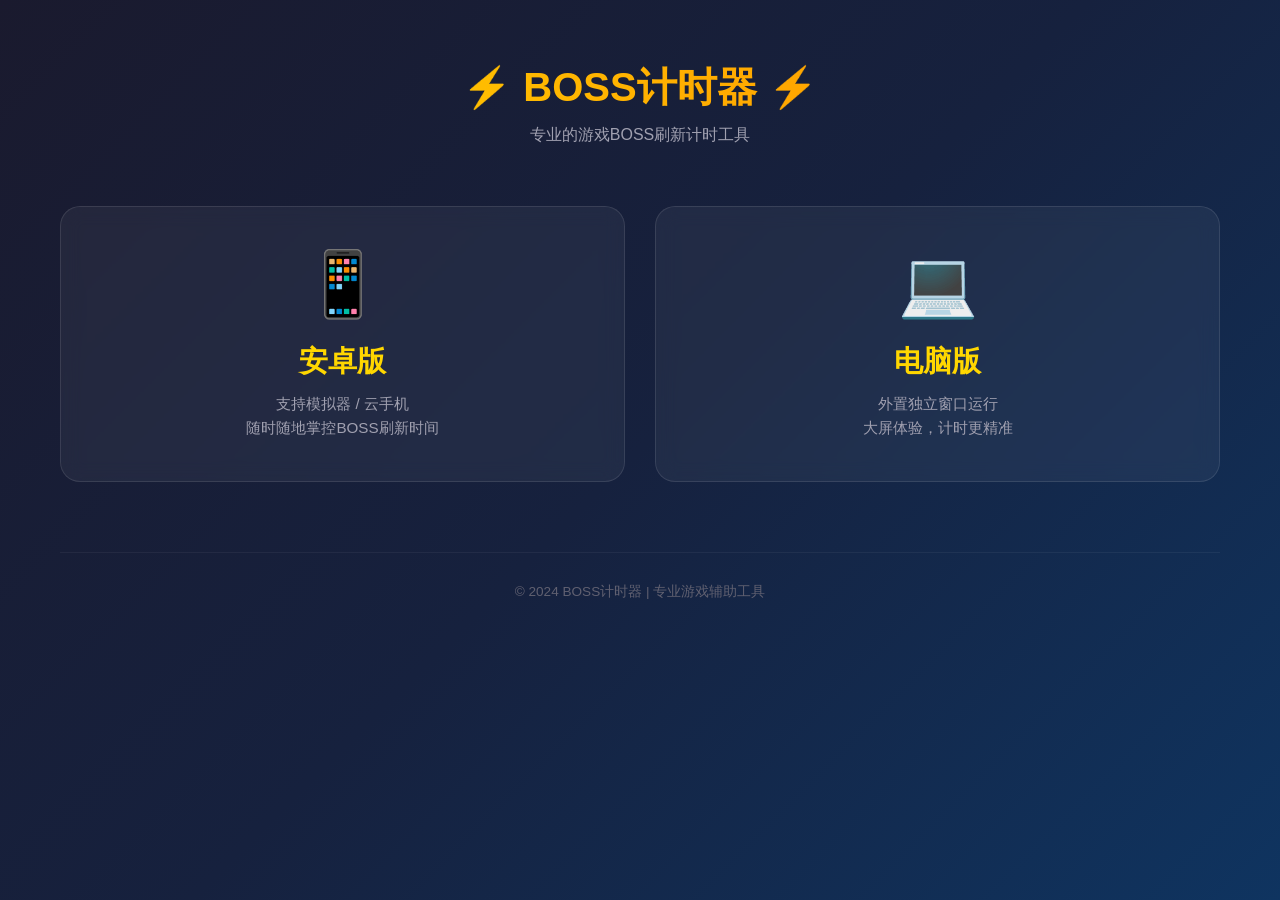
<file: index.html>
<!DOCTYPE html>
<html lang="zh-CN">
<head>
  <meta charset="UTF-8">
  <meta name="viewport" content="width=device-width, initial-scale=1.0">
  <title>BOSS计时器 - 专业游戏计时工具</title>
  <link rel="stylesheet" href="style.css">
</head>
<body>
  <div class="container">
    <header class="header">
      <h1>⚡ BOSS计时器 ⚡</h1>
      <p>专业的游戏BOSS刷新计时工具</p>
    </header>

    <main>
      <div class="platform-cards">
        <a href="android.html" class="platform-card">
          <span class="platform-icon">📱</span>
          <h2>安卓版</h2>
          <p>支持模拟器 / 云手机<br>随时随地掌控BOSS刷新时间</p>
        </a>

        <a href="pc.html" class="platform-card">
          <span class="platform-icon">💻</span>
          <h2>电脑版</h2>
          <p>外置独立窗口运行<br>大屏体验，计时更精准</p>
        </a>
      </div>
    </main>

    <footer class="footer">
      <p>© 2024 BOSS计时器 | 专业游戏辅助工具</p>
    </footer>
  </div>

  <script src="script.js"></script>
</body>
</html>
</file>
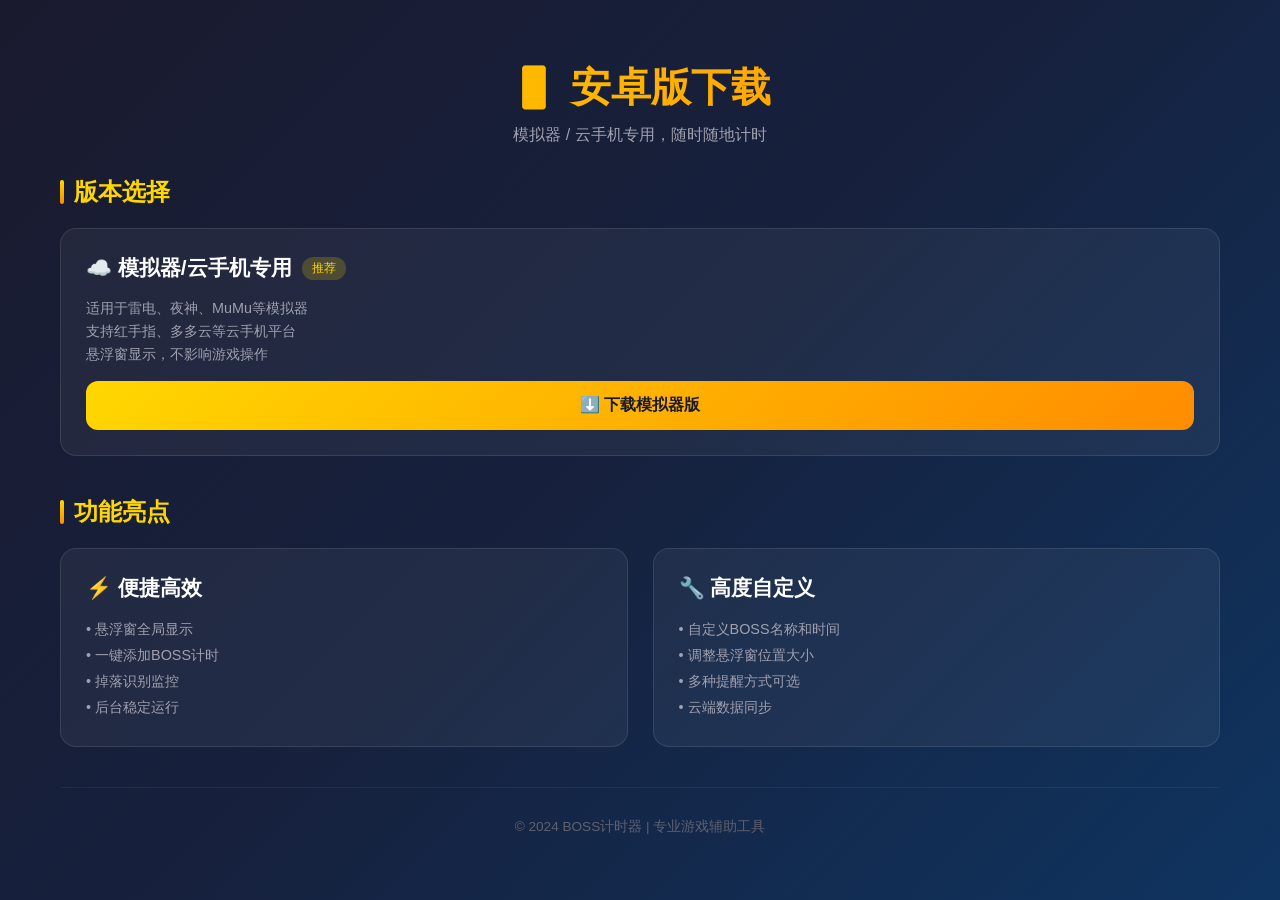
<file: android.html>
<!DOCTYPE html>
<html lang="zh-CN">
<head>
  <meta charset="UTF-8">
  <meta name="viewport" content="width=device-width, initial-scale=1.0">
  <title>安卓版下载 - BOSS计时器</title>
  <link rel="stylesheet" href="style.css">
</head>
<body>
  <div class="container">
    <header class="header">
      <h1>📱 安卓版下载</h1>
      <p>模拟器 / 云手机专用，随时随地计时</p>
    </header>

    <main>
      <section class="version-section">
        <h2 class="version-title">版本选择</h2>
        <div class="version-cards">
          <div class="version-card" style="grid-column: 1 / -1;">
            <h3>☁️ 模拟器/云手机专用 <span class="badge">推荐</span></h3>
            <p style="color: #a0a0b0; margin-bottom: 15px; font-size: 0.9rem; line-height: 1.6;">
              适用于雷电、夜神、MuMu等模拟器<br>
              支持红手指、多多云等云手机平台<br>
              悬浮窗显示，不影响游戏操作
            </p>
            <a href="BOSS计时安装器2.2.apk" class="download-btn" download>
              ⬇️ 下载模拟器版
            </a>
          </div>
        </div>
      </section>

      <section class="version-section">
        <h2 class="version-title">功能亮点</h2>
        <div class="version-cards">
          <div class="version-card">
            <h3>⚡ 便捷高效</h3>
            <p style="color: #a0a0b0; font-size: 0.9rem; line-height: 1.8;">
              • 悬浮窗全局显示<br>
              • 一键添加BOSS计时<br>
              • 掉落识别监控<br>
              • 后台稳定运行
            </p>
          </div>
          <div class="version-card">
            <h3>🔧 高度自定义</h3>
            <p style="color: #a0a0b0; font-size: 0.9rem; line-height: 1.8;">
              • 自定义BOSS名称和时间<br>
              • 调整悬浮窗位置大小<br>
              • 多种提醒方式可选<br>
              • 云端数据同步
            </p>
          </div>
        </div>
      </section>
    </main>

    <footer class="footer">
      <p>© 2024 BOSS计时器 | 专业游戏辅助工具</p>
    </footer>
  </div>

  <script src="script.js"></script>
</body>
</html>
</file>
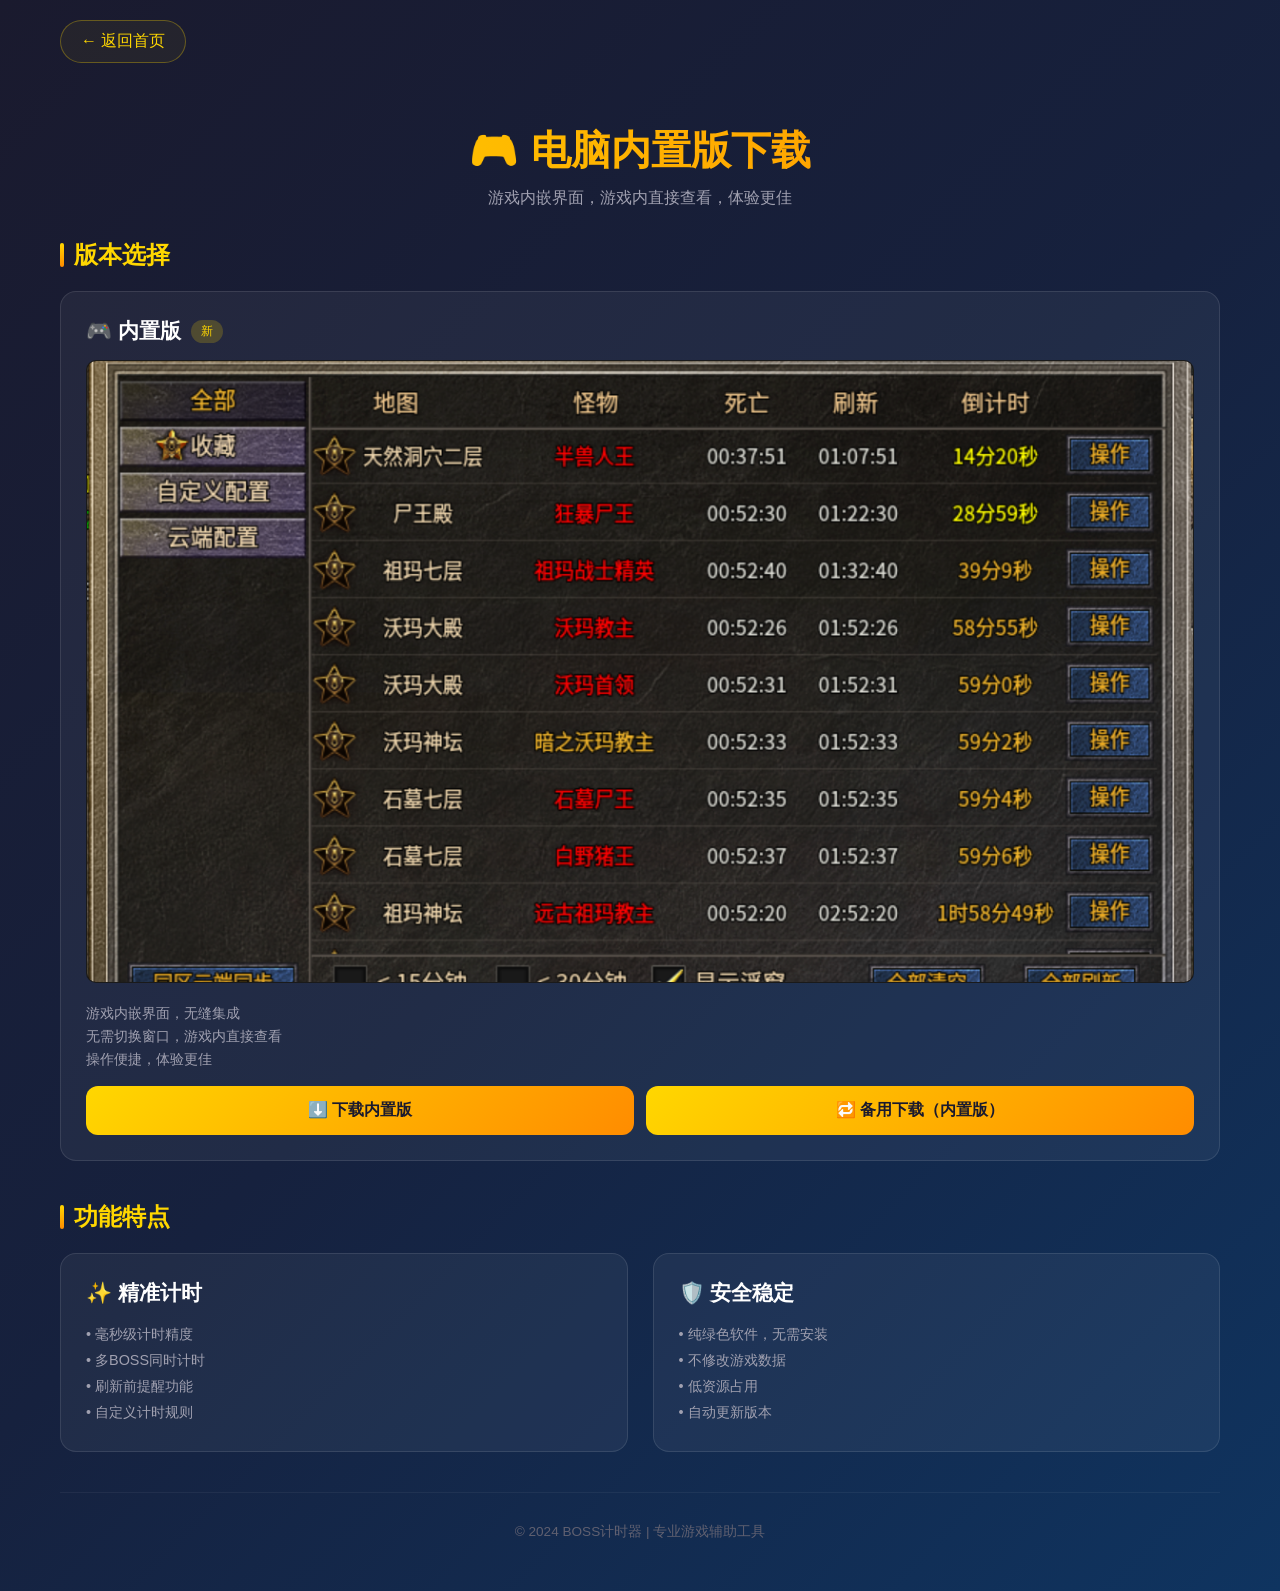
<file: nb.html>
<!DOCTYPE html>
<html lang="zh-CN">
<head>
  <meta charset="UTF-8">
  <meta name="viewport" content="width=device-width, initial-scale=1.0">
  <title>电脑内置版下载 - BOSS计时器</title>
  <link rel="stylesheet" href="style.css">
</head>
<body>
  <div class="container">
    <a href="index.html" class="back-btn">← 返回首页</a>

    <header class="header">
      <h1>🎮 电脑内置版下载</h1>
      <p>游戏内嵌界面，游戏内直接查看，体验更佳</p>
    </header>

    <main>
      <section class="version-section">
        <h2 class="version-title">版本选择</h2>
        <div class="version-cards">
          <div class="version-card" style="grid-column: 1 / -1;">
            <h3>🎮 内置版 <span class="badge">新</span></h3>
            <img src="内置版截图.png" alt="内置版截图" class="screenshot">
            <p style="color: #a0a0b0; margin-bottom: 15px; font-size: 0.9rem; line-height: 1.6;">
              游戏内嵌界面，无缝集成<br>
              无需切换窗口，游戏内直接查看<br>
              操作便捷，体验更佳
            </p>
            <div class="download-row">
              <a href="https://slhy.lanzouq.com/ifZAq3vvzbjg" class="download-btn" target="_blank">
                ⬇️ 下载内置版
              </a>
              <a href="BOSS计时器内置版.zip" class="download-btn" target="_blank" download>
                🔁 备用下载（内置版）
              </a>
            </div>
          </div>
        </div>
      </section>

      <section class="version-section">
        <h2 class="version-title">功能特点</h2>
        <div class="version-cards">
          <div class="version-card">
            <h3>✨ 精准计时</h3>
            <p style="color: #a0a0b0; font-size: 0.9rem; line-height: 1.8;">
              • 毫秒级计时精度<br>
              • 多BOSS同时计时<br>
              • 刷新前提醒功能<br>
              • 自定义计时规则
            </p>
          </div>
          <div class="version-card">
            <h3>🛡️ 安全稳定</h3>
            <p style="color: #a0a0b0; font-size: 0.9rem; line-height: 1.8;">
              • 纯绿色软件，无需安装<br>
              • 不修改游戏数据<br>
              • 低资源占用<br>
              • 自动更新版本
            </p>
          </div>
        </div>
      </section>
    </main>

    <footer class="footer">
      <p>© 2024 BOSS计时器 | 专业游戏辅助工具</p>
    </footer>
  </div>

  <script src="script.js"></script>
</body>
</html>
</file>
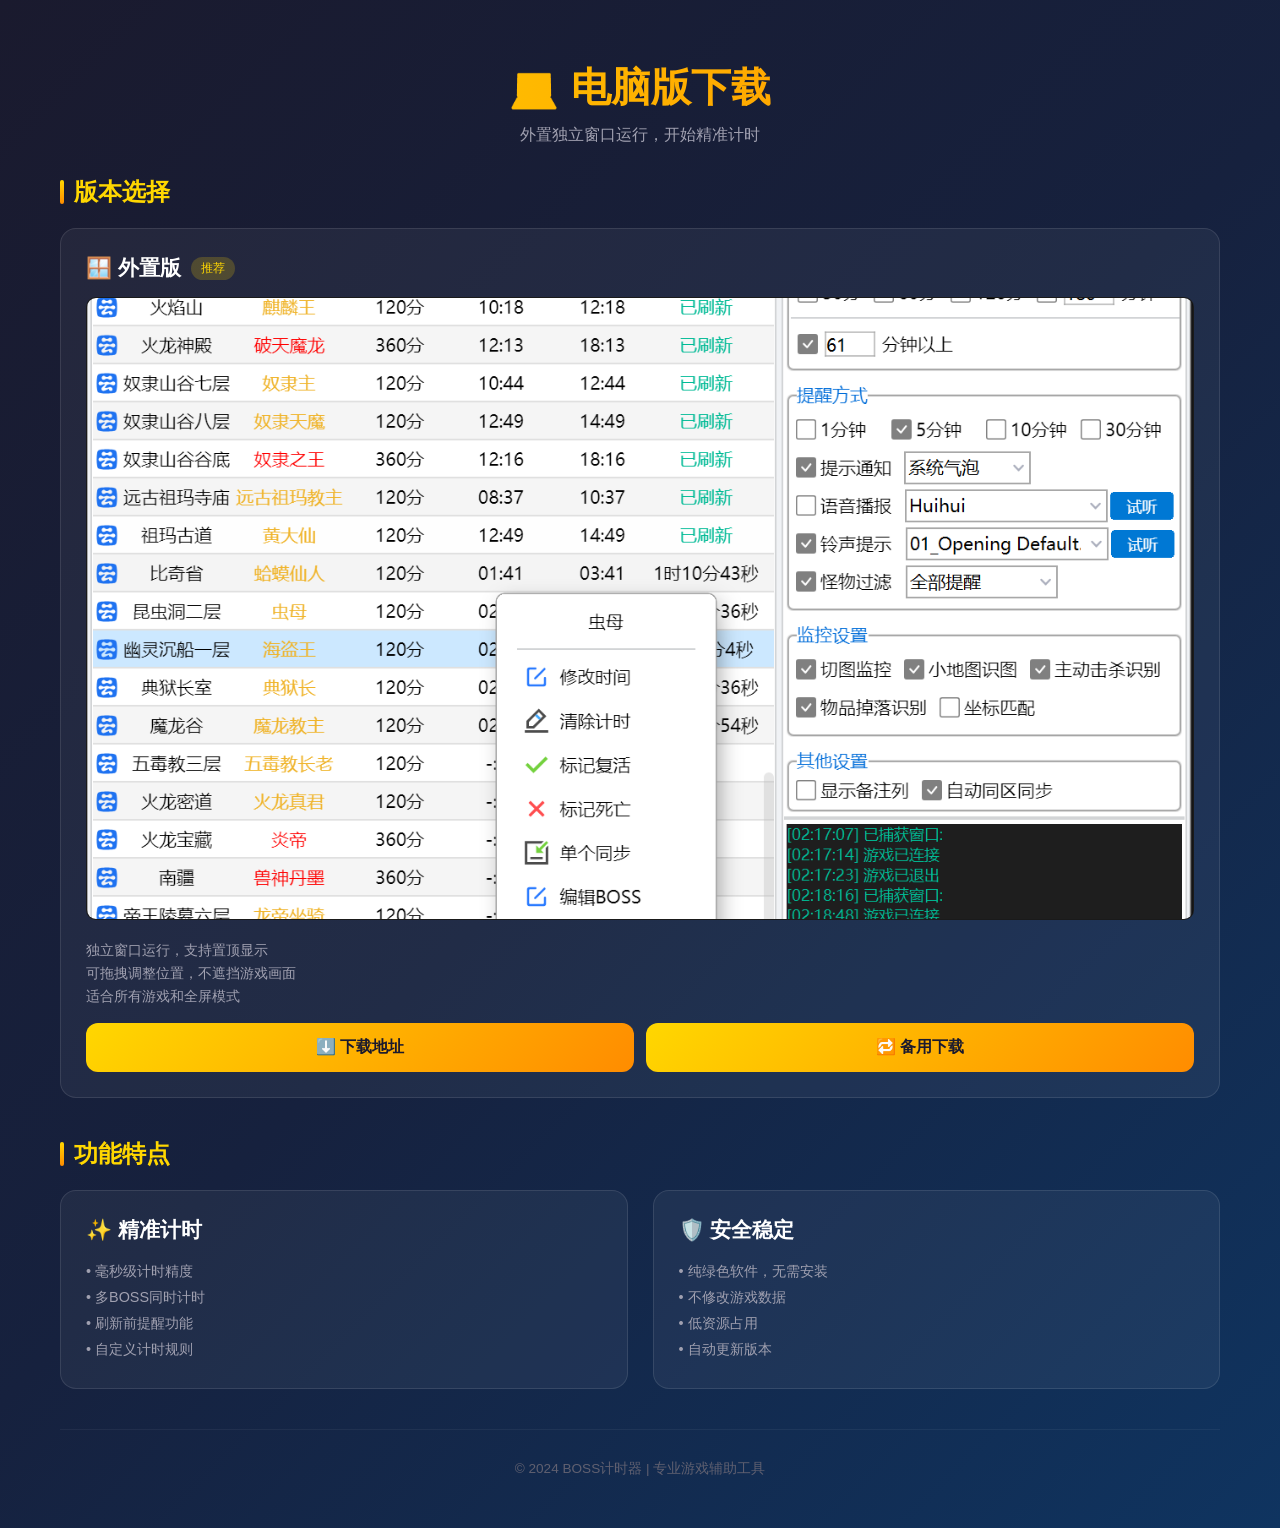
<file: pc.html>
<!DOCTYPE html>
<html lang="zh-CN">
<head>
  <meta charset="UTF-8">
  <meta name="viewport" content="width=device-width, initial-scale=1.0">
  <title>电脑版下载 - BOSS计时器</title>
  <link rel="stylesheet" href="style.css">
</head>
<body>
  <div class="container">
    <header class="header">
      <h1>💻 电脑版下载</h1>
      <p>外置独立窗口运行，开始精准计时</p>
    </header>

    <main>
      <section class="version-section">
        <h2 class="version-title">版本选择</h2>
        <div class="version-cards">
          <div class="version-card" style="grid-column: 1 / -1;">
            <h3>🪟 外置版 <span class="badge">推荐</span></h3>
            <img src="外置版截图.png" alt="外置版截图" class="screenshot">
            <p style="color: #a0a0b0; margin-bottom: 15px; font-size: 0.9rem; line-height: 1.6;">
              独立窗口运行，支持置顶显示<br>
              可拖拽调整位置，不遮挡游戏画面<br>
              适合所有游戏和全屏模式
            </p>
            <div class="download-row">
              <a href="https://slhy.lanzouq.com/i3CpL47v8cxg" class="download-btn" target="_blank">
                ⬇️ 下载地址
              </a>
              <a href="BOSS计时器外置版2.51.zip" class="download-btn" target="_blank" download>
                🔁 备用下载
              </a>
            </div>
          </div>
        </div>
      </section>

      <section class="version-section">
        <h2 class="version-title">功能特点</h2>
        <div class="version-cards">
          <div class="version-card">
            <h3>✨ 精准计时</h3>
            <p style="color: #a0a0b0; font-size: 0.9rem; line-height: 1.8;">
              • 毫秒级计时精度<br>
              • 多BOSS同时计时<br>
              • 刷新前提醒功能<br>
              • 自定义计时规则
            </p>
          </div>
          <div class="version-card">
            <h3>🛡️ 安全稳定</h3>
            <p style="color: #a0a0b0; font-size: 0.9rem; line-height: 1.8;">
              • 纯绿色软件，无需安装<br>
              • 不修改游戏数据<br>
              • 低资源占用<br>
              • 自动更新版本
            </p>
          </div>
        </div>
      </section>
    </main>

    <footer class="footer">
      <p>© 2024 BOSS计时器 | 专业游戏辅助工具</p>
    </footer>
  </div>

  <script src="script.js"></script>
</body>
</html>
</file>
<file: style.css>
* {
  margin: 0;
  padding: 0;
  box-sizing: border-box;
}

body {
  font-family: -apple-system, BlinkMacSystemFont, 'Segoe UI', 'PingFang SC', 'Microsoft YaHei', sans-serif;
  background: linear-gradient(135deg, #1a1a2e 0%, #16213e 50%, #0f3460 100%);
  min-height: 100vh;
  color: #fff;
  overflow-x: hidden;
}

.container {
  max-width: 1200px;
  margin: 0 auto;
  padding: 20px;
}

.header {
  text-align: center;
  padding: 40px 20px 30px;
}

.header h1 {
  font-size: 2.5rem;
  background: linear-gradient(90deg, #ffd700, #ff8c00, #ffd700);
  background-size: 200% auto;
  -webkit-background-clip: text;
  -webkit-text-fill-color: transparent;
  background-clip: text;
  animation: shine 3s linear infinite;
  margin-bottom: 10px;
}

@keyframes shine {
  to {
    background-position: 200% center;
  }
}

.header p {
  color: #a0a0b0;
  font-size: 1rem;
}

.back-btn {
  display: inline-flex;
  align-items: center;
  gap: 8px;
  color: #ffd700;
  text-decoration: none;
  font-size: 1rem;
  padding: 10px 20px;
  border: 1px solid rgba(255, 215, 0, 0.3);
  border-radius: 25px;
  transition: all 0.3s ease;
  margin-bottom: 20px;
  background: rgba(255, 215, 0, 0.05);
}

.back-btn:hover {
  background: rgba(255, 215, 0, 0.15);
  border-color: rgba(255, 215, 0, 0.5);
  transform: translateX(-3px);
}

.platform-cards {
  display: grid;
  grid-template-columns: repeat(2, 1fr);
  gap: 30px;
  padding: 30px 0;
}

.platform-card {
  background: rgba(255, 255, 255, 0.05);
  border: 1px solid rgba(255, 255, 255, 0.1);
  border-radius: 20px;
  padding: 40px 30px;
  text-align: center;
  text-decoration: none;
  color: #fff;
  transition: all 0.3s ease;
  backdrop-filter: blur(10px);
  position: relative;
  overflow: hidden;
}

.platform-card::before {
  content: '';
  position: absolute;
  top: 0;
  left: -100%;
  width: 100%;
  height: 100%;
  background: linear-gradient(90deg, transparent, rgba(255, 255, 255, 0.1), transparent);
  transition: left 0.5s ease;
}

.platform-card:hover::before {
  left: 100%;
}

.platform-card:hover {
  transform: translateY(-5px);
  border-color: rgba(255, 215, 0, 0.5);
  box-shadow: 0 20px 40px rgba(255, 215, 0, 0.15);
}

.platform-icon {
  font-size: 4rem;
  margin-bottom: 20px;
  display: block;
}

.platform-card h2 {
  font-size: 1.8rem;
  margin-bottom: 10px;
  color: #ffd700;
}

.platform-card p {
  color: #a0a0b0;
  font-size: 0.95rem;
  line-height: 1.6;
}

.version-section {
  margin-bottom: 40px;
}

.version-title {
  font-size: 1.5rem;
  color: #ffd700;
  margin-bottom: 20px;
  display: flex;
  align-items: center;
  gap: 10px;
}

.version-title::before {
  content: '';
  width: 4px;
  height: 24px;
  background: linear-gradient(180deg, #ffd700, #ff8c00);
  border-radius: 2px;
}

.version-cards {
  display: grid;
  grid-template-columns: repeat(2, 1fr);
  gap: 25px;
}

.version-card {
  background: rgba(255, 255, 255, 0.05);
  border: 1px solid rgba(255, 255, 255, 0.1);
  border-radius: 16px;
  padding: 25px;
  transition: all 0.3s ease;
}

.version-card:hover {
  border-color: rgba(255, 215, 0, 0.4);
  transform: translateY(-3px);
}

.version-card h3 {
  font-size: 1.3rem;
  margin-bottom: 15px;
  color: #fff;
  display: flex;
  align-items: center;
  gap: 10px;
}

.version-card .badge {
  font-size: 0.75rem;
  padding: 3px 10px;
  border-radius: 12px;
  background: rgba(255, 215, 0, 0.2);
  color: #ffd700;
  font-weight: normal;
}

.screenshot {
  width: 100%;
  border-radius: 10px;
  margin-bottom: 15px;
  border: 1px solid rgba(255, 255, 255, 0.1);
  background: #000;
  aspect-ratio: 16/9;
  object-fit: cover;
}

.download-btn {
  display: inline-flex;
  align-items: center;
  justify-content: center;
  gap: 8px;
  width: 100%;
  padding: 14px 24px;
  background: linear-gradient(135deg, #ffd700, #ff8c00);
  color: #1a1a2e;
  text-decoration: none;
  border-radius: 12px;
  font-weight: 600;
  font-size: 1rem;
  transition: all 0.3s ease;
  border: none;
  cursor: pointer;
}

.download-row {
  display: flex;
  gap: 12px;
  align-items: center;
}

.download-row .download-btn {
  width: auto;
  flex: 1;
}

.download-btn:hover {
  transform: scale(1.02);
  box-shadow: 0 10px 30px rgba(255, 215, 0, 0.3);
}

.download-btn:active {
  transform: scale(0.98);
}

.game-list {
  display: grid;
  grid-template-columns: repeat(2, 1fr);
  gap: 20px;
  margin-top: 20px;
}

.game-item {
  background: rgba(255, 255, 255, 0.05);
  border: 1px solid rgba(255, 255, 255, 0.1);
  border-radius: 14px;
  padding: 12px 16px;
  display: flex;
  align-items: center;
  gap: 12px;
  transition: all 0.3s ease;
}

.game-item:hover {
  border-color: rgba(255, 215, 0, 0.4);
  transform: translateY(-2px);
}

.game-icon {
  width: 40px;
  height: 40px;
  display: flex;
  align-items: center;
  justify-content: center;
  background: rgba(255, 215, 0, 0.1);
  border-radius: 10px;
  flex-shrink: 0;
  overflow: hidden;
}

.game-icon img {
  width: 100%;
  height: 100%;
  object-fit: cover;
  border-radius: 10px;
}

.game-info {
  flex: 1;
  min-width: 0;
  display: flex;
  align-items: center;
  gap: 12px;
}

.game-info h4 {
  font-size: 0.95rem;
  margin: 0;
  color: #fff;
  white-space: nowrap;
  overflow: hidden;
  text-overflow: ellipsis;
  flex: 1;
}

.game-download-btn {
  display: inline-flex;
  align-items: center;
  gap: 5px;
  padding: 8px 16px;
  background: linear-gradient(135deg, #ffd700, #ff8c00);
  color: #1a1a2e;
  text-decoration: none;
  border-radius: 8px;
  font-size: 0.85rem;
  font-weight: 600;
  transition: all 0.3s ease;
  border: none;
  cursor: pointer;
}

.game-download-btn:hover {
  transform: scale(1.05);
  box-shadow: 0 5px 15px rgba(255, 215, 0, 0.3);
}

.modal {
  display: none;
  position: fixed;
  top: 0;
  left: 0;
  width: 100%;
  height: 100%;
  background: rgba(0, 0, 0, 0.8);
  z-index: 1000;
  align-items: center;
  justify-content: center;
  padding: 20px;
  backdrop-filter: blur(5px);
}

.modal.active {
  display: flex;
}

.modal-content {
  background: #1a1a2e;
  border: 1px solid rgba(255, 255, 255, 0.1);
  border-radius: 16px;
  max-width: 800px;
  width: 100%;
  max-height: 85vh;
  overflow-y: auto;
  animation: modalIn 0.3s ease;
}

@keyframes modalIn {
  from {
    opacity: 0;
    transform: scale(0.9);
  }
  to {
    opacity: 1;
    transform: scale(1);
  }
}

.modal-header {
  display: flex;
  justify-content: space-between;
  align-items: center;
  padding: 20px 25px;
  border-bottom: 1px solid rgba(255, 255, 255, 0.1);
  position: sticky;
  top: 0;
  background: #1a1a2e;
  z-index: 1;
}

.modal-header h3 {
  color: #ffd700;
  font-size: 1.3rem;
}

.modal-close {
  width: 36px;
  height: 36px;
  border-radius: 50%;
  background: rgba(255, 255, 255, 0.1);
  border: none;
  color: #fff;
  font-size: 1.2rem;
  cursor: pointer;
  display: flex;
  align-items: center;
  justify-content: center;
  transition: all 0.3s ease;
}

.modal-close:hover {
  background: rgba(255, 255, 255, 0.2);
  transform: rotate(90deg);
}

.modal-body {
  padding: 25px;
}

.footer {
  text-align: center;
  padding: 30px 20px;
  color: #606070;
  font-size: 0.85rem;
  border-top: 1px solid rgba(255, 255, 255, 0.05);
  margin-top: 40px;
}

@media (max-width: 768px) {
  .header h1 {
    font-size: 1.8rem;
  }

  .platform-cards {
    grid-template-columns: 1fr;
    gap: 20px;
    padding: 20px 0;
  }

  .platform-card {
    padding: 30px 20px;
  }

  .platform-icon {
    font-size: 3rem;
  }

  .platform-card h2 {
    font-size: 1.4rem;
  }

  .version-cards {
    grid-template-columns: 1fr;
    gap: 20px;
  }

  .download-row {
    flex-direction: column;
    gap: 10px;
  }

  .game-list {
    grid-template-columns: 1fr;
  }

  .container {
    padding: 15px;
  }

  .header {
    padding: 25px 15px 20px;
  }

  .version-title {
    font-size: 1.2rem;
  }
}

@media (max-width: 480px) {
  .header h1 {
    font-size: 1.5rem;
  }

  .version-card {
    padding: 18px;
  }

  .game-item {
    padding: 15px;
  }

  .game-icon {
    width: 56px;
    height: 56px;
    font-size: 2.5rem;
  }

  .modal-header {
    padding: 15px 20px;
  }

  .modal-body {
    padding: 20px;
  }
}
</file>
